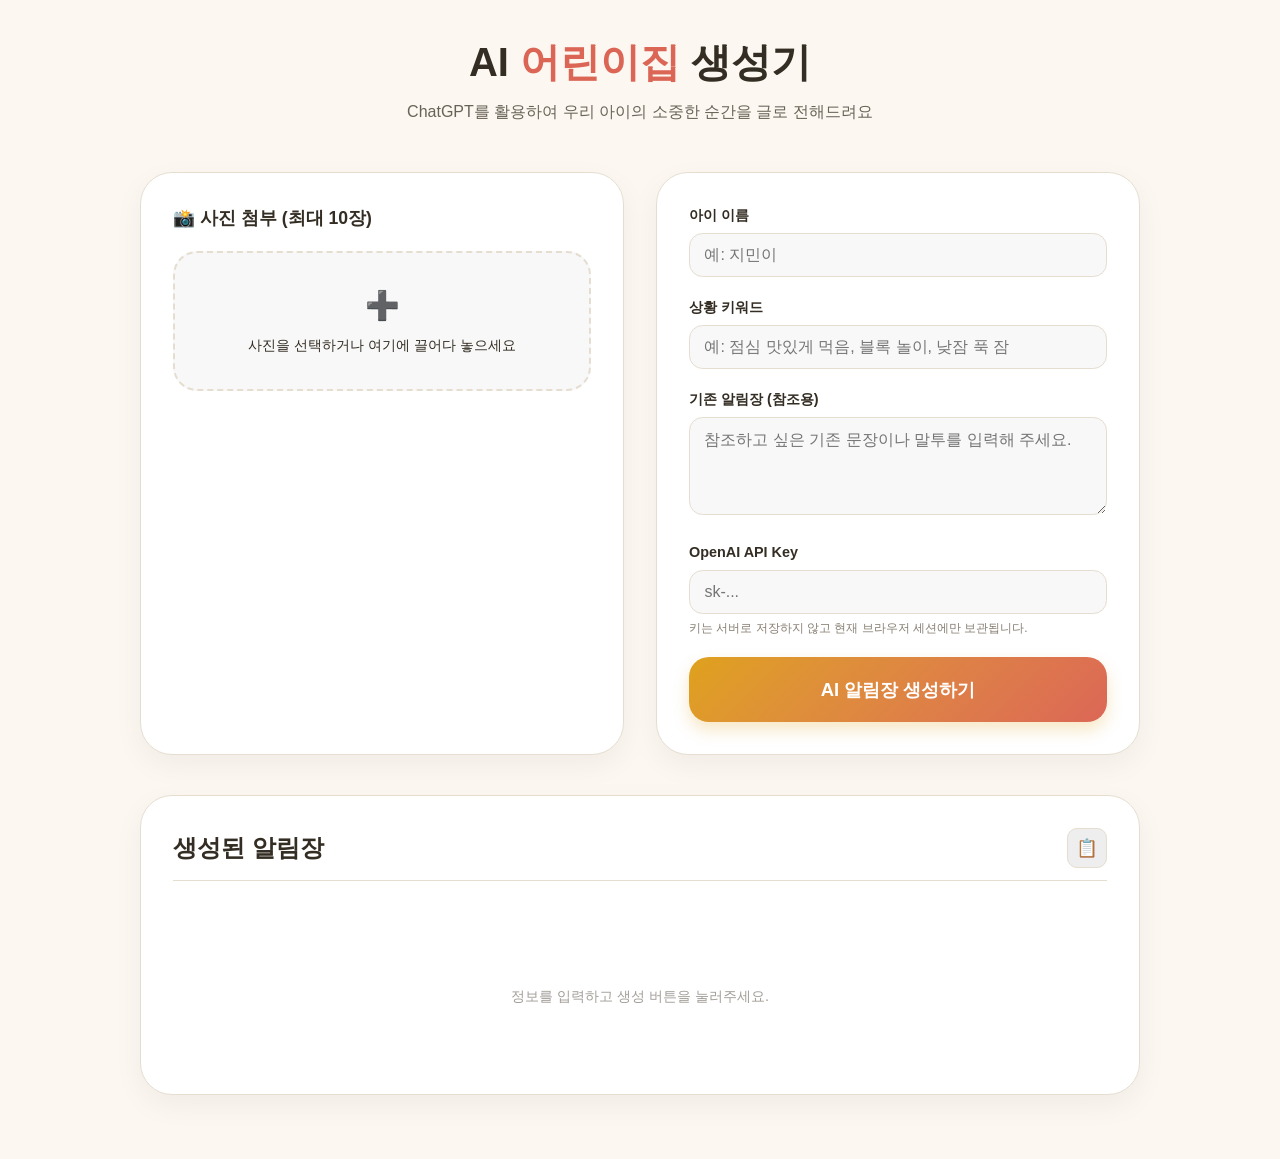
<file: index.html>
<!DOCTYPE html>
<html lang="ko">
<head>
    <meta charset="UTF-8">
    <meta name="viewport" content="width=device-width, initial-scale=1.0">
    <title>AI 어린이집 생성기 (Powered by ChatGPT)</title>
    <link rel="manifest" href="manifest.json">
    <meta name="theme-color" content="#ffca28">
    <meta name="mobile-web-app-capable" content="yes">
    <meta name="apple-mobile-web-app-capable" content="yes">
    <meta name="apple-mobile-web-app-status-bar-style" content="black-translucent">
    <link rel="apple-touch-icon" href="icon.svg">
    <link rel="stylesheet" href="style.css">
    <script type="module" src="main.js?v=4" defer></script>
</head>
<body>
    <div class="texture-overlay"></div>
    
    <main class="app-container">
        <header>
            <h1>AI <span>어린이집</span> 생성기</h1>
            <p>ChatGPT를 활용하여 우리 아이의 소중한 순간을 글로 전해드려요</p>
        </header>

        <section class="input-section">
            <div class="card photo-card">
                <h3>📸 사진 첨부 (최대 10장)</h3>
                <div class="upload-area" id="drop-zone">
                    <input type="file" id="photo-input" multiple accept="image/*" hidden>
                    <label for="photo-input" class="upload-label">
                        <span class="upload-icon">➕</span>
                        <span>사진을 선택하거나 여기에 끌어다 놓으세요</span>
                    </label>
                </div>
                <div id="photo-preview" class="photo-preview"></div>
            </div>

            <div class="card info-card">
                <div class="input-group">
                    <label for="child-name">아이 이름</label>
                    <input type="text" id="child-name" placeholder="예: 지민이">
                </div>
                
                <div class="input-group">
                    <label for="keywords">상황 키워드</label>
                    <input type="text" id="keywords" placeholder="예: 점심 맛있게 먹음, 블록 놀이, 낮잠 푹 잠">
                </div>

                <div class="input-group">
                    <label for="reference-text">기존 알림장 (참조용)</label>
                    <textarea id="reference-text" rows="4" placeholder="참조하고 싶은 기존 문장이나 말투를 입력해 주세요."></textarea>
                </div>

                <div class="input-group api-key-group">
                    <label for="api-key">OpenAI API Key</label>
                    <input type="password" id="api-key" placeholder="sk-...">
                    <small>키는 서버로 저장하지 않고 현재 브라우저 세션에만 보관됩니다.</small>
                </div>

                <button id="generate-btn" class="generate-btn">
                    <span class="btn-text">AI 알림장 생성하기</span>
                    <div class="loader" hidden></div>
                </button>
            </div>
        </section>

        <section class="result-section">
            <div class="card result-card">
                <div class="result-header">
                    <h2>생성된 알림장</h2>
                    <button id="copy-btn" class="icon-btn" title="복사하기">📋</button>
                </div>
                <div id="result-content" class="result-content">
                    <p class="placeholder-text">정보를 입력하고 생성 버튼을 눌러주세요.</p>
                </div>
            </div>
        </section>
    </main>
</body>
</html>
</file>
<file: style.css>
:root {
    --alim-bg: oklch(98% 0.01 80); /* Soft Ivory */
    --alim-primary: oklch(75% 0.15 80); /* Warm Yellow */
    --alim-secondary: oklch(80% 0.1 220); /* Pastel Blue */
    --alim-accent: oklch(65% 0.15 30); /* Soft Rose/Orange */
    --alim-text: oklch(30% 0.02 80);
    --alim-card-bg: white;
    --alim-border: oklch(90% 0.02 80);
    --alim-shadow: 0 10px 30px oklch(0% 0 0 / 5%);
    --safe-area-inset-bottom: env(safe-area-inset-bottom, 0px);
}

* {
    margin: 0;
    padding: 0;
    box-sizing: border-box;
    font-family: 'Pretendard', -apple-system, BlinkMacSystemFont, 'Segoe UI', Roboto, sans-serif;
    -webkit-tap-highlight-color: transparent; /* Mobile optimization */
}

body {
    background-color: var(--alim-bg);
    color: var(--alim-text);
    min-height: 100vh;
    padding: 1rem;
    position: relative;
    line-height: 1.5;
}

@media (min-width: 768px) {
    body {
        padding: 2rem 1rem;
    }
}

.texture-overlay {
    position: fixed;
    inset: 0;
    z-index: -1;
    opacity: 0.1;
    background-image: url("data:image/svg+xml,%3Csvg viewBox='0 0 200 200' xmlns='http://www.w3.org/2000/svg'%3%3Ffilter id='noiseFilter'%3E%3CfeTurbulence type='fractalNoise' baseFrequency='0.65' numOctaves='3' stitchTiles='stitch'/%3E%3C/filter%3E%3Crect width='100%25' height='100%25' filter='url(%23noiseFilter)'/%3E%3C/svg%3E");
    pointer-events: none;
}

.app-container {
    max-width: 1000px;
    margin: 0 auto;
    padding-bottom: calc(2rem + var(--safe-area-inset-bottom));
}

header {
    text-align: center;
    margin-bottom: 2rem;
}

@media (min-width: 768px) {
    header {
        margin-bottom: 3rem;
    }
}

header h1 {
    font-size: 2rem;
    font-weight: 800;
    margin-bottom: 0.5rem;
}

@media (min-width: 768px) {
    header h1 {
        font-size: 2.5rem;
    }
}

header h1 span {
    color: var(--alim-accent);
}

header p {
    color: oklch(50% 0.02 80);
    font-size: 1rem;
    padding: 0 1rem;
}

.input-section {
    display: grid;
    grid-template-columns: 1fr;
    gap: 1.5rem;
    margin-bottom: 2rem;
}

@media (min-width: 768px) {
    .input-section {
        grid-template-columns: 1fr 1fr;
        gap: 2rem;
        margin-bottom: 2.5rem;
    }
}

.card {
    background: var(--alim-card-bg);
    padding: 1.5rem;
    border-radius: 1.5rem;
    box-shadow: var(--alim-shadow);
    border: 1px solid var(--alim-border);
}

@media (min-width: 768px) {
    .card {
        padding: 2rem;
        border-radius: 2rem;
    }
}

.photo-card h3 {
    margin-bottom: 1.25rem;
    font-size: 1.1rem;
}

.upload-area {
    border: 2px dashed var(--alim-border);
    border-radius: 1.25rem;
    padding: 1.5rem;
    text-align: center;
    cursor: pointer;
    transition: all 0.3s;
    background: oklch(98% 0 0);
}

.upload-area:active {
    background: oklch(95% 0.05 220 / 10%);
}

@media (min-width: 768px) {
    .upload-area {
        padding: 2rem;
        border-radius: 1.5rem;
    }
}

.upload-label {
    display: flex;
    flex-direction: column;
    align-items: center;
    gap: 0.5rem;
    cursor: pointer;
}

.upload-icon {
    font-size: 1.75rem;
}

.upload-label span:not(.upload-icon) {
    font-size: 0.9rem;
    color: var(--alim-text);
}

.photo-preview {
    display: grid;
    grid-template-columns: repeat(auto-fill, minmax(70px, 1fr));
    gap: 0.5rem;
    margin-top: 1.25rem;
}

.preview-img {
    width: 100%;
    aspect-ratio: 1;
    object-fit: cover;
    border-radius: 0.5rem;
    border: 1px solid var(--alim-border);
}

/* Info Card */
.input-group {
    margin-bottom: 1.25rem;
}

.input-group label {
    display: block;
    font-weight: 700;
    margin-bottom: 0.4rem;
    font-size: 0.9rem;
}

.input-group input, 
.input-group textarea {
    width: 100%;
    padding: 0.75rem 0.9rem;
    border: 1px solid var(--alim-border);
    border-radius: 0.85rem;
    font-size: 1rem;
    background: oklch(98% 0 0);
    transition: border-color 0.3s, box-shadow 0.3s;
    /* Prevent zoom on focus in iOS/Android */
    font-size: 16px; 
}

.input-group input:focus, 
.input-group textarea:focus {
    outline: none;
    border-color: var(--alim-secondary);
    box-shadow: 0 0 0 3px oklch(80% 0.1 220 / 10%);
}

.api-key-group small {
    display: block;
    margin-top: 0.4rem;
    color: oklch(60% 0.02 80);
    font-size: 0.75rem;
    line-height: 1.4;
}

.generate-btn {
    width: 100%;
    padding: 1.1rem;
    border: none;
    border-radius: 1.1rem;
    background: linear-gradient(135deg, var(--alim-primary), var(--alim-accent));
    color: white;
    font-size: 1.1rem;
    font-weight: 700;
    cursor: pointer;
    box-shadow: 0 8px 16px oklch(75% 0.15 80 / 25%);
    transition: transform 0.2s, box-shadow 0.2s;
    display: flex;
    justify-content: center;
    align-items: center;
    gap: 0.6rem;
    margin-top: 0.5rem;
}

.generate-btn:active {
    transform: scale(0.98);
}

@media (min-width: 768px) {
    .generate-btn {
        padding: 1.25rem;
        border-radius: 1.25rem;
        font-size: 1.15rem;
    }
}

/* Loader */
.loader {
    width: 18px;
    height: 18px;
    border: 2px solid rgba(255,255,255,0.3);
    border-top-color: white;
    border-radius: 50%;
    animation: spin 1s linear infinite;
}

@keyframes spin {
    to { transform: rotate(360deg); }
}

/* Result Card */
.result-header {
    display: flex;
    justify-content: space-between;
    align-items: center;
    margin-bottom: 1rem;
    border-bottom: 1px solid var(--alim-border);
    padding-bottom: 0.75rem;
}

.result-content {
    line-height: 1.7;
    color: oklch(20% 0.01 80);
    min-height: 120px;
    white-space: pre-wrap;
    font-size: 0.95rem;
}

@media (min-width: 768px) {
    .result-content {
        font-size: 1rem;
        min-height: 150px;
    }
}

.placeholder-text {
    color: oklch(70% 0.01 80);
    text-align: center;
    padding-top: 2rem;
    font-size: 0.9rem;
}

.icon-btn {
    background: oklch(95% 0 0);
    border: 1px solid var(--alim-border);
    width: 36px;
    height: 36px;
    border-radius: 8px;
    cursor: pointer;
    font-size: 1rem;
    display: flex;
    justify-content: center;
    align-items: center;
    transition: all 0.2s;
}

@media (min-width: 768px) {
    .icon-btn {
        width: 40px;
        height: 40px;
        border-radius: 10px;
        font-size: 1.1rem;
    }
}

.icon-btn:active {
    background: oklch(90% 0 0);
    transform: scale(0.95);
}

/* Mobile-specific fixes */
@media (max-width: 480px) {
    h1 {
        word-break: keep-all;
    }
    .card {
        border-radius: 1.25rem;
    }
    .app-container {
        padding: 0 0.25rem;
    }
}
</file>
